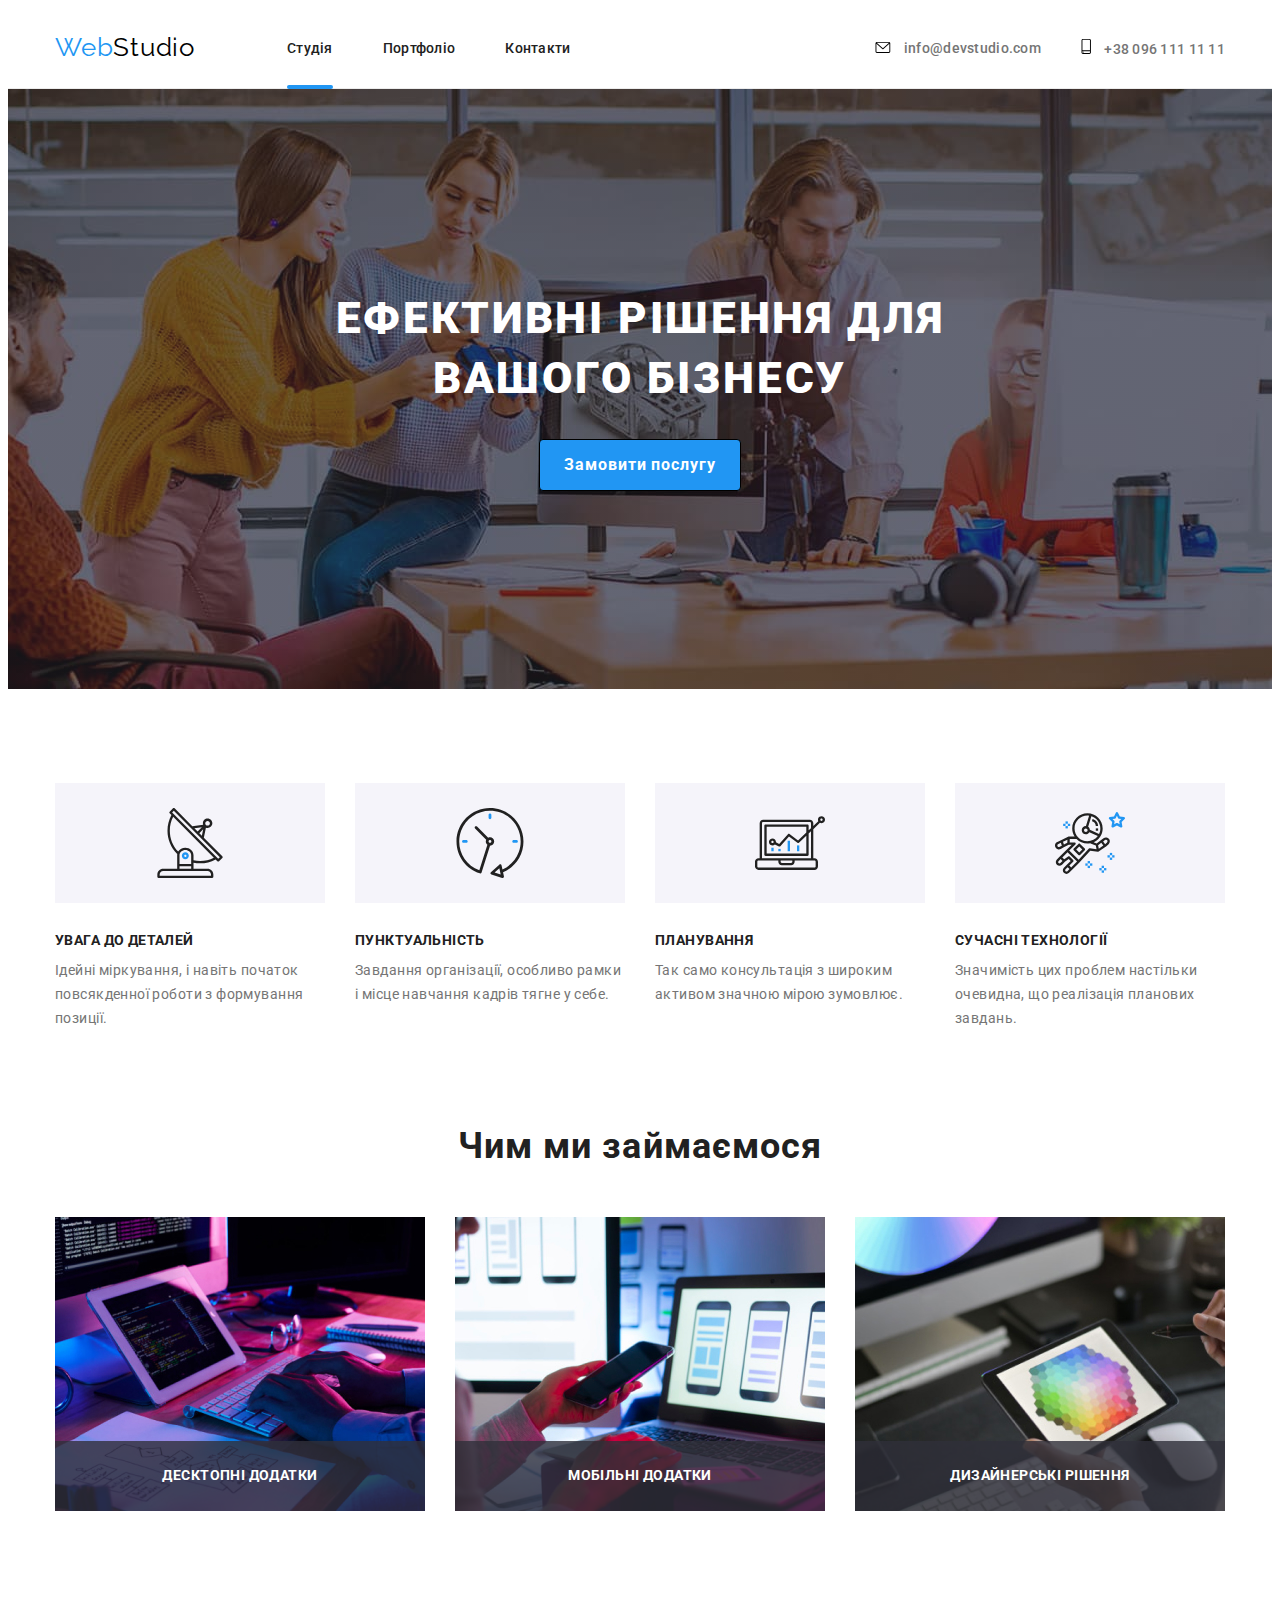
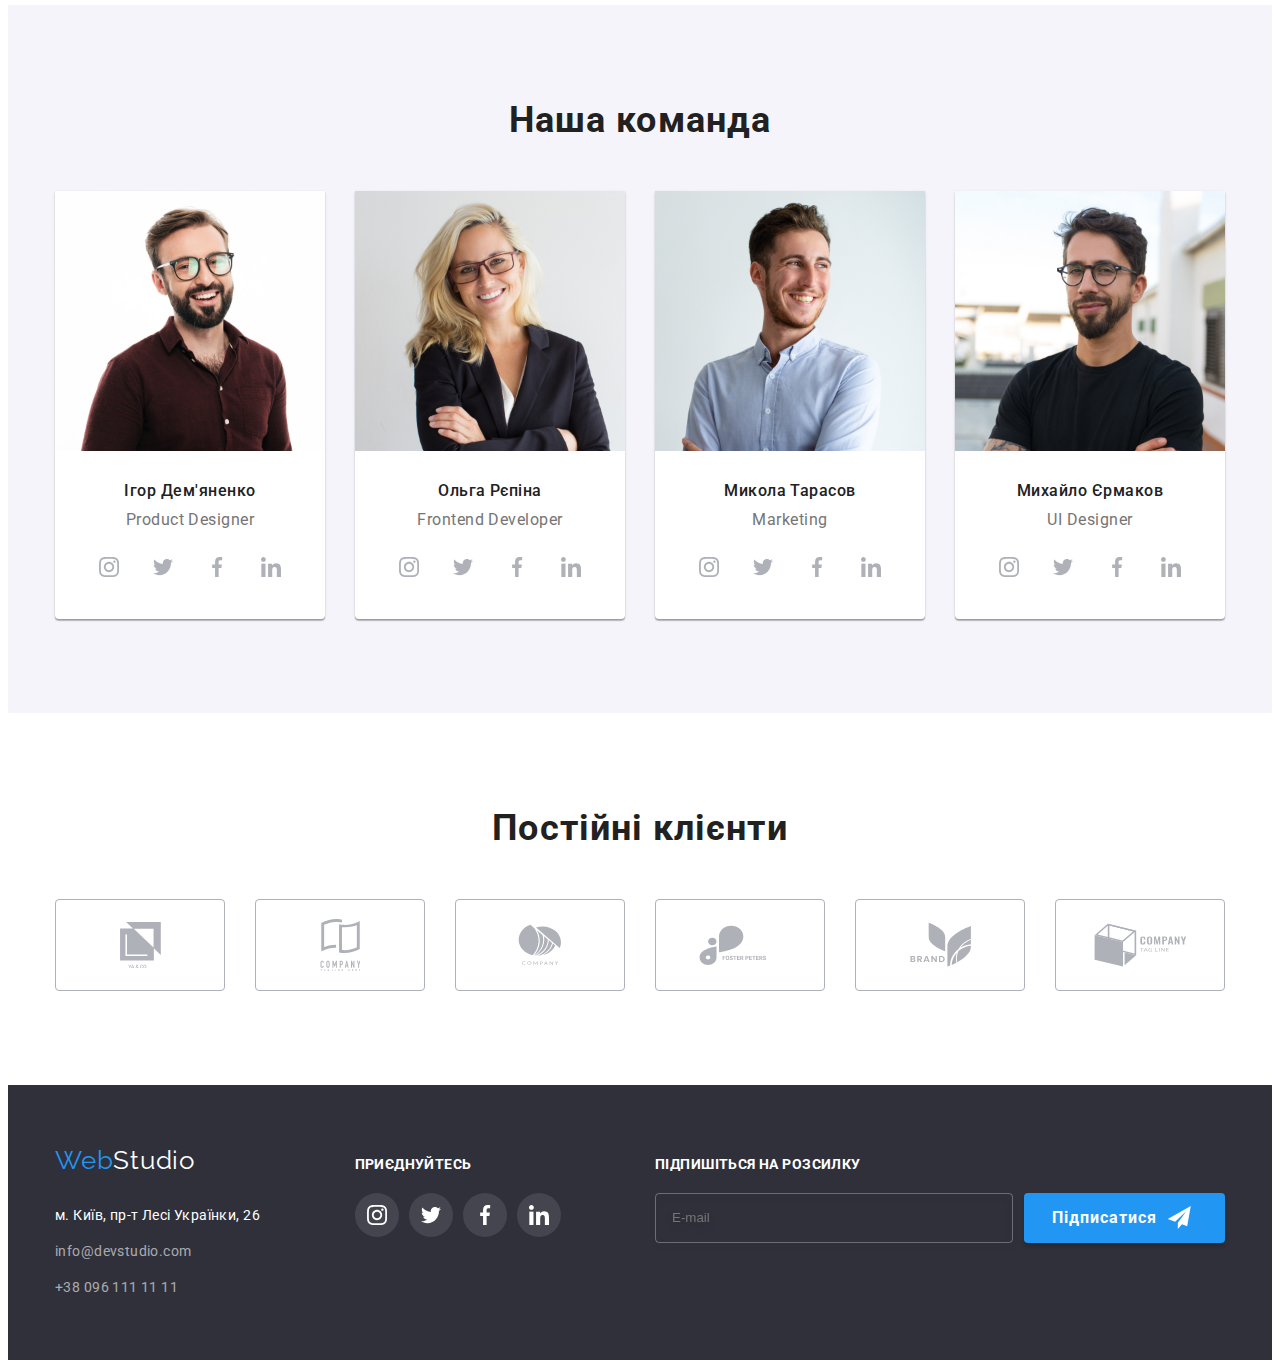
<file: index.html>
<!DOCTYPE html>
<html lang="uk">
<head>
    <meta charset="UTF-8">
    <meta http-equiv="X-UA-Compatible" content="IE=edge">
    <meta name="viewport" content="width=device-width, initial-scale=1.0">
    <title>Студія</title>
    <link rel="stylesheet" href="https://cdnjs.cloudflare.com/ajax/libs/modern-normalize/1.1.0/modern-normalize.min.css" integrity="sha512-wpPYUAdjBVSE4KJnH1VR1HeZfpl1ub8YT/NKx4PuQ5NmX2tKuGu6U/JRp5y+Y8XG2tV+wKQpNHVUX03MfMFn9Q==" crossorigin="anonymous" referrerpolicy="no-referrer" />
    <link rel="preconnect" href="https://fonts.googleapis.com">
<link rel="preconnect" href="https://fonts.gstatic.com" crossorigin>
<link href="https://fonts.googleapis.com/css2?family=Raleway:wght@700&family=Roboto:wght@400;500;700;900&display=swap" rel="stylesheet">
<link rel="stylesheet" href="./css/styles.css">
</head>
<body>
    <header class="header">
        <div class="container">
            <div class="header-style">
                <nav class="navigation">
                    <a href="./index.html" lang="en" class="logo-head">Web<span class="logo-head-sec">Studio</span></a>
                    <ul class="list-style-nav">
                        <li><a href="./index.html" class="link current">Студія</a></li>
                        <li><a href="./portfolio.html" class="link">Портфоліо</a></li>
                        <li><a href="" class="link">Контакти</a></li>
                    </ul>
                </nav>
        
        
                <ul class="list-style-cont">

                    <li class="link-cont-gen">
                        <a href="Mailto:info@devstudio.com" class="link-cont">
                            <span class="cont-icon">
                                <svg width="16" height="12">
                                    <use href="./img/icons.svg#icon-envelope"></use>    
                                </svg>
                            </span>
                            info@devstudio.com
                        </a>
                    </li>
                        
                        
                    <li class="link-cont-gen">
                        <a href="Tel:+380961111111" class="link-cont">
                            <span class="cont-icon">
                                <svg width="10" height="15.99">
                                    <use href="./img/icons.svg#icon-smartphone"></use>
                                </svg>
                            </span>
                            +38 096 111 11 11
                        </a>               
                    </li>

                </ul>
            </div>
        </div>
    </header>
    <main>
    <section class="section hero-section">
        <div class="container">
            <div class="hero-box">
                <h1 class="hero-title">Ефективні рішення для вашого бізнесу</h1>
                <button type="button" class="button-zero" data-modal-open>Замовити послугу</button>
            </div>
        </div>
    </section>
    <section class="section">
        <div class="container">
            <h2 class="title-hidd">Особливості</h2>

            <ul class="list-items">
                <li>
                    <div class="features-ill">
                        <svg class="features" width="70" height="70">
                            <use href="./img/icons.svg#icon-antenna"></use>
                        </svg>
                    </div>
                    <h3 class="title-item">УВАГА ДО ДЕТАЛЕЙ</h3>
                    <p class="text-item">Ідейні міркування, і навіть початок повсякденної роботи з формування позиції.</p>
                </li>
                <li>
                    <div class="features-ill">
                        <svg class="features" width="70" height="70">
                            <use href="./img/icons.svg#icon-clock"></use>
                        </svg>
                    </div>
                    <h3 class="title-item">ПУНКТУАЛЬНІСТЬ</h3>
                    <p class="text-item">Завдання організації, особливо рамки і місце навчання кадрів тягне у себе.</p>
                </li>
                <li>
                    <div class="features-ill">
                        <svg class="features" width="70" height="70">
                            <use href="./img/icons.svg#icon-diagram"></use>
                        </svg>
                    </div>
                    <h3 class="title-item">ПЛАНУВАННЯ</h3>
                    <p class="text-item">Так само консультація з широким активом значною мірою зумовлює.</p>
                </li>
                <li>
                    <div class="features-ill">
                        <svg class="features" width="70" height="70">
                            <use href="./img/icons.svg#icon-astronaut"></use>
                        </svg>
                    </div>
                    <h3 class="title-item">СУЧАСНІ ТЕХНОЛОГІЇ</h3>
                    <p class="text-item">Значимість цих проблем настільки очевидна, що реалізація планових завдань.</p>
                </li>
            </ul>
        </div>
    </section> 
    <section class="section section-busi">
        <div class="container">    
            <h2 class="title-busi">Чим ми займаємося</h2>
            <ul class="list-images">
                <li class="tumb">
                    <img class="card-image" src="./img/img11.jpg" alt="Десктопні додатки" width="370">
                    <div class="label-box">   
                        <p class="label">Десктопні додатки</p>
                    </div> 
                </li> 
                <li class="tumb">
                    <img class="card-image" src="./img/img22.jpg" alt="Мобільні додатки" width="370">
                    <div class="label-box">   
                        <p class="label">Мобільні додатки</p>
                    </div> 
                </li> 
                <li class="tumb">
                    <img class="card-image" src="./img/img33.jpg" alt="Дизайнерські рішення" width="370">
                    <div class="label-box">   
                        <p class="label">Дизайнерські рішення</p>
                    </div> 
                </li> 
            </ul>  
        </div>
    </section>


    <section class="section team-section">
        <div class="container">
            
            <h2 class="title-team-section">Наша команда</h2>

            <ul class="list-cards">
                <li>   
                    <img class="card-image" src="./img/img1.jpg" alt="Ігор Дем'яненко" width="270">
                    <div class="data-cards">
                        <h3 class="titles-cards">Ігор Дем'яненко</h3>
                        <p class="desc-cards">Product Designer</p>
                    </div>

                    <div class="social-links-team">
                        <ul class="list-social-links">
                            <li>
                                <a href="" class="sosial-image">
                                    <svg width="20" height="20">
                                        <use href="./img/icons.svg#icon-instagram"></use>
                                    </svg>
                                </a>
                            </li>
                            <li>
                                <a href="" class="sosial-image">
                                    <svg width="20" height="20">
                                        <use href="./img/icons.svg#icon-twitter"></use>
                                    </svg>
                                </a>
                            </li>
                            <li>
                                <a href="" class="sosial-image">
                                    <svg width="20" height="20">
                                        <use href="./img/icons.svg#icon-facebook"></use>
                                    </svg>
                                </a>
                            </li>
                            <li>
                                <a href="" class="sosial-image">
                                    <svg width="20" height="20">
                                        <use href="./img/icons.svg#icon-linkedin"></use>
                                    </svg>
                                </a>
                            </li>
                        </ul>
                    </div>

                </li>
                <li>
                    <img class="card-image" src="./img/img2.jpg" alt="Ольга Рєпіна" width="270">
                    <div class="data-cards">    
                        <h3 class="titles-cards">Ольга Рєпіна</h3>
                        <p class="desc-cards">Frontend Developer</p>
                    </div>

                    <div class="social-links-team">
                        <ul class="list-social-links">
                            <li>
                                <a href="" class="sosial-image">
                                    <svg width="20" height="20">
                                        <use href="./img/icons.svg#icon-instagram"></use>
                                    </svg>
                                </a>
                            </li>
                            <li>
                                <a href="" class="sosial-image">
                                    <svg width="20" height="20">
                                        <use href="./img/icons.svg#icon-twitter"></use>
                                    </svg>
                                </a>
                            </li>
                            <li>
                                <a href="" class="sosial-image">
                                    <svg width="20" height="20">
                                        <use href="./img/icons.svg#icon-facebook"></use>
                                    </svg>
                                </a>
                            </li>
                            <li>
                                <a href="" class="sosial-image">
                                    <svg width="20" height="20">
                                        <use href="./img/icons.svg#icon-linkedin"></use>
                                    </svg>
                                </a>
                            </li>
                        </ul>
                    </div>
                </li>
                <li>
                    <img class="card-image" src="./img/img3.jpg" alt="Микола Тарасов" width="270">
                    <div class="data-cards">   
                        <h3 class="titles-cards">Микола Тарасов</h3>
                        <p class="desc-cards">Marketing</p>
                    </div>

                    <div class="social-links-team">
                        <ul class="list-social-links">
                            <li>
                                <a href="" class="sosial-image">
                                    <svg width="20" height="20">
                                        <use href="./img/icons.svg#icon-instagram"></use>
                                    </svg>
                                </a>
                            </li>
                            <li>
                                <a href="" class="sosial-image">
                                    <svg width="20" height="20">
                                        <use href="./img/icons.svg#icon-twitter"></use>
                                    </svg>
                                </a>
                            </li>
                            <li>
                                <a href="" class="sosial-image">
                                    <svg width="20" height="20">
                                        <use href="./img/icons.svg#icon-facebook"></use>
                                    </svg>
                                </a>
                            </li>
                            <li>
                                <a href="" class="sosial-image">
                                    <svg width="20" height="20">
                                        <use href="./img/icons.svg#icon-linkedin"></use>
                                    </svg>
                                </a>
                            </li>
                        </ul>
                    </div>
                </li>
                <li>
                    <img class="card-image" src="./img/img4.jpg" alt="Михайло Єрмаков" width="270">
                    <div class="data-cards">
                        <h3 class="titles-cards">Михайло Єрмаков</h3>
                        <p class="desc-cards">UI Designer</p>
                    </div>

                    <div class="social-links-team">
                        <ul class="list-social-links">
                            <li>
                                <a href="" class="sosial-image">
                                    <svg width="20" height="20">
                                        <use href="./img/icons.svg#icon-instagram"></use>
                                    </svg>
                                </a>
                            </li>
                            <li>
                                <a href="" class="sosial-image">
                                    <svg width="20" height="20">
                                        <use href="./img/icons.svg#icon-twitter"></use>
                                    </svg>
                                </a>
                            </li>
                            <li>
                                <a href="" class="sosial-image">
                                    <svg width="20" height="20">
                                        <use href="./img/icons.svg#icon-facebook"></use>
                                    </svg>
                                </a>
                            </li>
                            <li>
                                <a href="" class="sosial-image">
                                    <svg width="20" height="20">
                                        <use href="./img/icons.svg#icon-linkedin"></use>
                                    </svg>
                                </a>
                            </li>
                        </ul>
                    </div>
                </li>
            </ul>
            
        </div>
    </section>

    <section class="section">
        <div class="container">
            <h2 class="title-clients">Постійні клієнти</h2>
            <ul class="list-clients">
                <li>
                    <a href="" class="client-logo">
                        <svg width="41" height="46.7">
                            <use href="./img/icons.svg#icon-group"></use>
                        </svg>
                    </a>
                </li>
                <li>
                    <a href="" class="client-logo">
                        <svg width="40" height="52">
                            <use href="./img/icons.svg#icon-group-1"></use>
                        </svg>
                    </a>
                </li>
                <li>
                    <a href="" class="client-logo">
                        <svg width="43.46" height="41.18">
                            <use href="./img/icons.svg#icon-group-2"></use>
                        </svg>
                    </a>
                </li>
                <li>
                    <a href="" class="client-logo">
                        <svg width="84.44" height="40.62">
                            <use href="./img/icons.svg#icon-group-3"></use>
                        </svg>
                    </a>
                </li>
                <li>
                    <a href="" class="client-logo">
                        <svg width="62.54" height="45.43">
                            <use href="./img/icons.svg#icon-group-4"></use>
                        </svg>
                    </a>
                </li>
                <li>
                    <a href="" class="client-logo">
                        <svg width="93.79" height="43.93">
                            <use href="./img/icons.svg#icon-group-5"></use>
                        </svg>
                    </a>
                </li>
            </ul>

        </div>
    </section>
    </main>
    <footer class="footer">

        <div class="container container-foot">
            
            <div class="list-cont-foot">
                <a href="" lang="en" class="logo-foot">Web<span class="logo-foot-sec">Studio</span></a>
                <address class="address-style">
                <ul class="list-style-foot">
                    <li><a href="https://goo.gl/maps/CPtrU1FHBa2aNyZL9" target="_blank" 
                        rel="noopener noreferrer nofollow" class="link-add">
                        м. Київ, пр-т Лесі Українки, 26</a></li>
                    <li><a href="Mailto:info@devstudio.com" class="link-cont-foot">info@devstudio.com</a></li>
                    <li><a href="Tel:+380961111111" class="link-cont-foot">+38 096 111 11 11</a></li>
                </ul>
                </address>
            </div>

            <div class="social-cont-foot">
                <h3 class="join">приєднуйтесь</h3>
                <ul class="list-social-links-foot">
                    <li>
                        <a href="" class="social-link-foot">
                            <svg width="20" height="20">
                                <use href="./img/icons.svg#icon-instagram"></use>
                            </svg>
                        </a>
                    </li>
                    <li>
                        <a href="" class="social-link-foot">
                            <svg width="20" height="20">
                                <use href="./img/icons.svg#icon-twitter"></use>
                            </svg>
                        </a>
                    </li>
                    <li>
                        <a href="" class="social-link-foot">
                            <svg width="20" height="20">
                                <use href="./img/icons.svg#icon-facebook"></use>
                            </svg>
                        </a>
                    </li>
                    <li>
                        <a href="" class="social-link-foot">
                            <svg width="20" height="20">
                                <use href="./img/icons.svg#icon-linkedin"></use>
                            </svg>
                        </a>
                    </li>
                </ul>
            </div>
            
            <form class="footer-form">
                <h3 class="footer-form-title">Підпишіться на розсилку</h3>
                <label for="email" class="footer-form-label"></label>
                <div class="footer-form-box">
                    <input type="email" name="" id="email" class="footer-form-input" placeholder="E-mail">
                    <button type="button" class="footer-form-button">Підписатися
                        <svg class="footer-form-icon" width="24" height="24">
                            <use href="./img/icons.svg#icon-send"></use>
                        </svg>
                    </button>
                </div>
            </form>
        </div>

    </footer>

    <div class="backdrop is-hidden" data-modal>
        <div class="modal">
            <div class="modal-container">
            <button type="button" class="close-button" data-modal-close>
                <svg class="close-button-design" width="30" height="30">
                    <use href="./img/icons.svg#icon-close-black"></use>
                </svg>
            </button>
            
            <form class="modal-form">
                <h2 class="modal-title">Залиште свої дані, ми вам передзвонимо</h2>
                <ul class="form-list">                   
                    <li class="label-input">                   
                        <label for="name" class="form-label">Ім'я</label>
                        <div class="input-style">
                        <input type="text" name="name" id="name" class="form-input">                       
                            <svg class="icon-design" width="18" height="18">
                                <use href="./img/icons.svg#icon-person-black"></use>
                            </svg>
                        </div>                        
                    </li>
                    
                    <li class="label-input">
                        <label for="tel" class="form-label">Телефон</label>
                        <div class="input-style">
                        <input type="tel" name="tel" id="tel" class="form-input">                      
                            <svg class="icon-design" width="18" height="18">
                                <use href="./img/icons.svg#icon-phone-black"></use>
                            </svg>
                        </div>
                    </li>
                    <li class="label-input">
                        <label for="mail" class="form-label">Пошта</label>
                        <div class="input-style">
                        <input type="email" name="mail" id="mail" class="form-input">                       
                            <svg class="icon-design" width="18" height="18">
                                <use href="./img/icons.svg#icon-email-black"></use>
                            </svg>
                        </div>
                    </li>
                    <li class="label-input">
                        <label for="feedback" class="form-label">Коментар</label>
                        <textarea name="feedback" placeholder="Введіть текст" id="feedback" class="form-area"></textarea>
                    </li>
                </ul>
                    <div class="accept-terms">    
                        <input type="checkbox" name="accept" id="terms" class="checkbox">
                        <svg class="checkbox-icon" width="16" height="15">
                            <use href="./img/icons.svg#icon-check"></use>
                        </svg>
                        <label for="terms" class="label-terms">Погоджуюся з розсилкою та приймаю <a href="#" class="contract">Умови договору</a></label>
                    </div>
                    <div class="submit">
                        <button type="submit" class="submit-button">Відправити</button>
                    </div>
            </form>
            </div>
        </div>
    </div>
    <script src="./modal.js"></script>
</body>
</html>
</file>
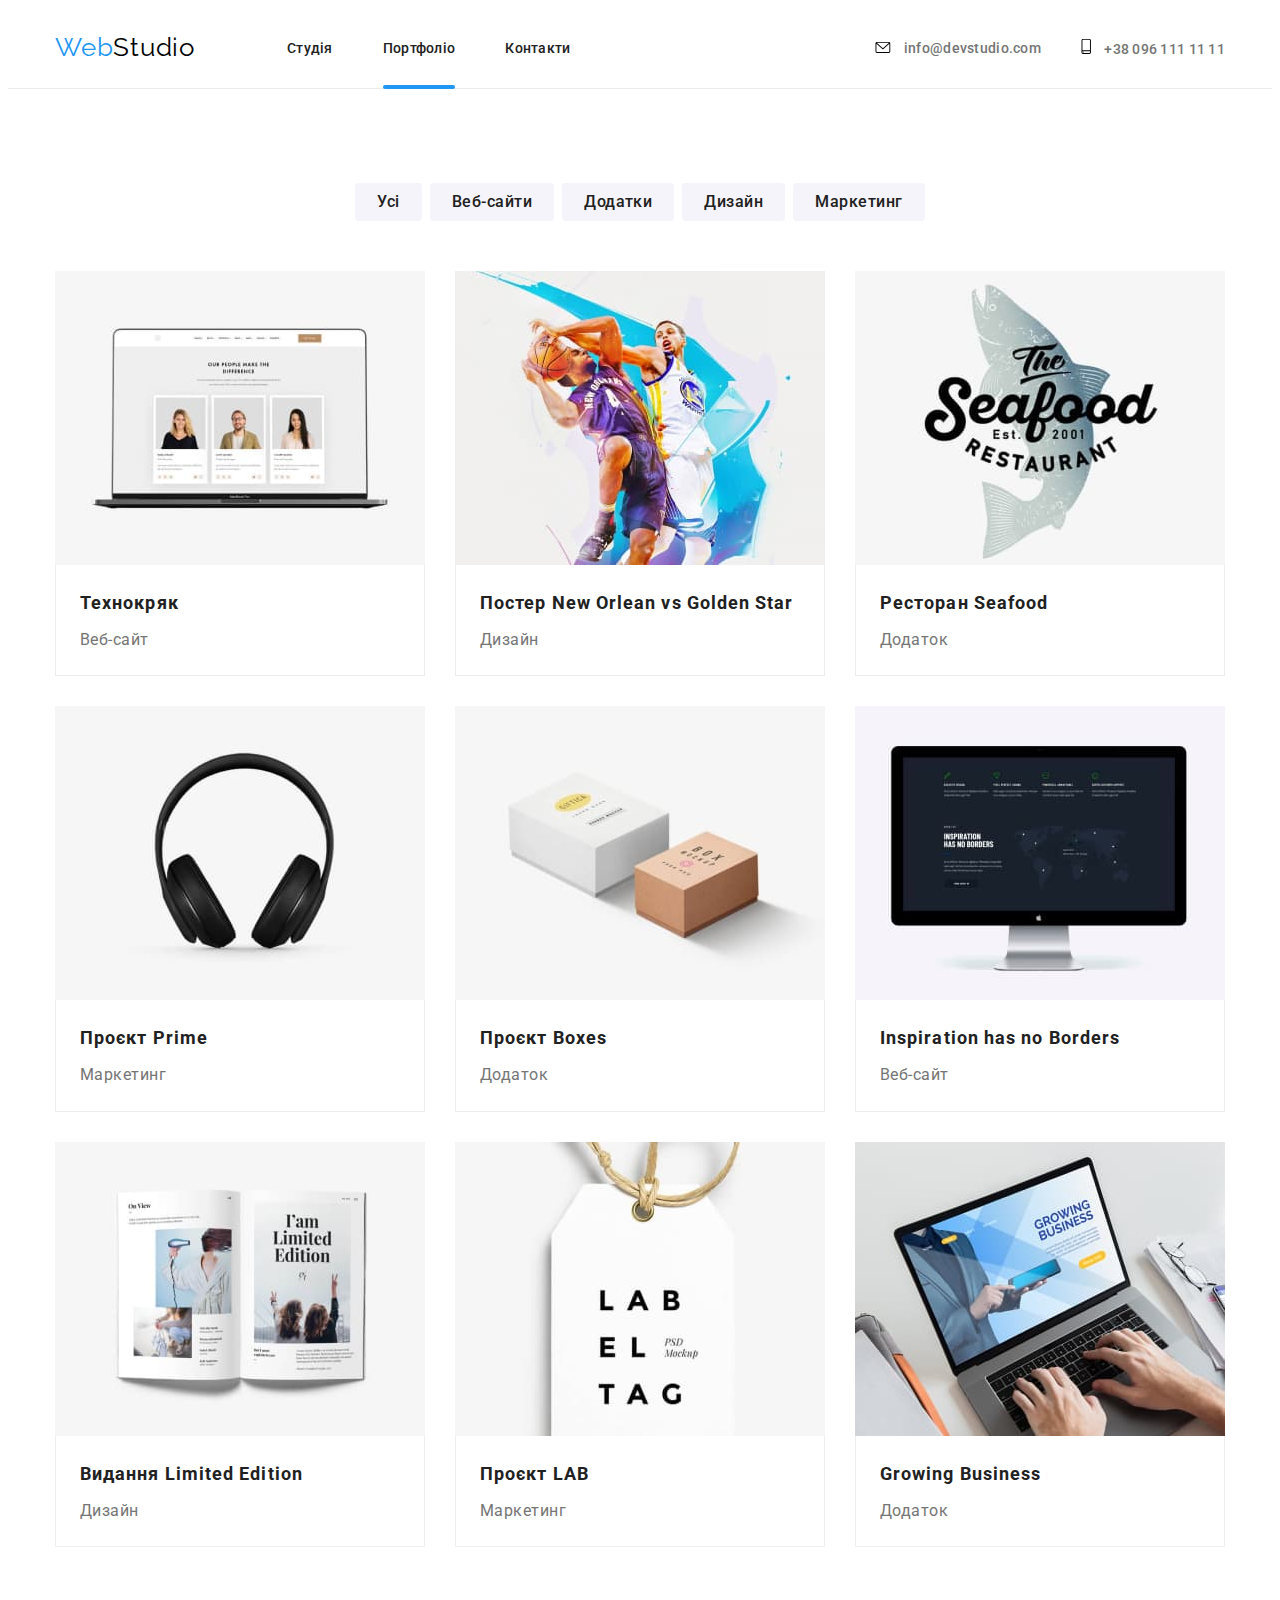
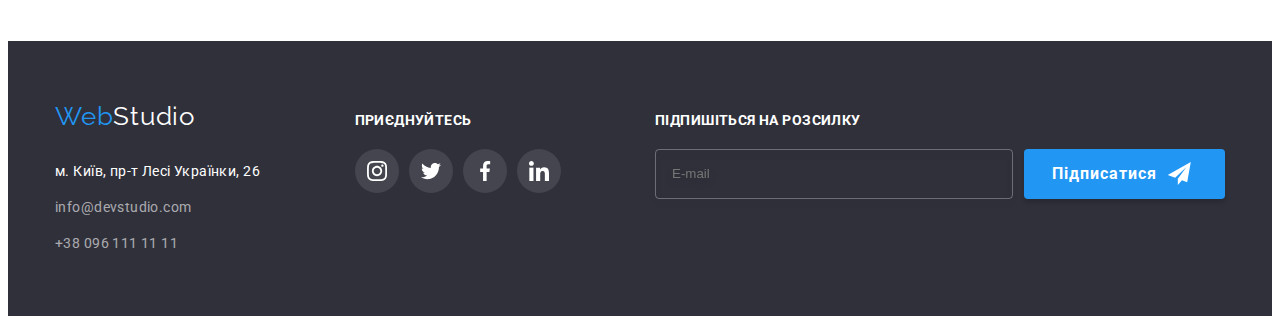
<file: portfolio.html>
<!DOCTYPE html>
<html lang="uk">
<head>
    <meta charset="UTF-8">
    <meta http-equiv="X-UA-Compatible" content="IE=edge">
    <meta name="viewport" content="width=device-width, initial-scale=1.0">
    <title>Портфоліо</title>
    <link rel="stylesheet" href="https://cdnjs.cloudflare.com/ajax/libs/modern-normalize/1.1.0/modern-normalize.min.css" integrity="sha512-wpPYUAdjBVSE4KJnH1VR1HeZfpl1ub8YT/NKx4PuQ5NmX2tKuGu6U/JRp5y+Y8XG2tV+wKQpNHVUX03MfMFn9Q==" crossorigin="anonymous" referrerpolicy="no-referrer" />
    <link rel="preconnect" href="https://fonts.googleapis.com">
<link rel="preconnect" href="https://fonts.gstatic.com" crossorigin>
<link href="https://fonts.googleapis.com/css2?family=Raleway:wght@700&family=Roboto:wght@400;500;700;900&display=swap" rel="stylesheet">
<link rel="stylesheet" href="./css/styles.css">
</head>
<body>
    <header class="header">
        <div class="container">
            <div class="header-style">
                <nav class="navigation">
                    <a href="./index.html" lang="en" class="logo-head">Web<span class="logo-head-sec">Studio</span></a>
                    <ul class="list-style-nav">
                        <li><a href="./index.html" class="link">Студія</a></li>
                        <li><a href="./portfolio.html" class="link current">Портфоліо</a></li>
                        <li><a href="" class="link">Контакти</a></li>
                    </ul>
                </nav>
        
        
                <ul class="list-style-cont">

                    <li class="link-cont-gen">
                        <a href="Mailto:info@devstudio.com" class="link-cont">
                            <span class="cont-icon">
                                <svg width="16" height="12">
                                    <use href="./img/icons.svg#icon-envelope"></use>    
                                </svg>
                            </span>
                            info@devstudio.com
                        </a>
                    </li>
                        
                        
                    <li class="link-cont-gen">
                        <a href="Tel:+380961111111" class="link-cont">
                            <span class="cont-icon">
                                <svg width="10" height="15.99">
                                    <use href="./img/icons.svg#icon-smartphone"></use>
                                </svg>
                            </span>
                            +38 096 111 11 11
                        </a>               
                    </li>
                    
                </ul>
            </div>
        </div>
    </header>
    <main>
        <section class="section">
            <div class="container">
             <h1 class="title-hidd">Веб Студіо: можливості і приклади</h1>
                
                <ul class="list-button">
                    <li><button type="button" class="button">Усі</button></li>
                    <li><button type="button" class="button">Веб-сайти</button></li>
                    <li><button type="button" class="button">Додатки</button></li>
                    <li><button type="button" class="button">Дизайн</button></li>
                    <li><button type="button" class="button">Маркетинг</button></li>
                </ul>
                

                <div class="data-portfolio">       
                    <ul class="list-card">
                        <li class="item">
                            <div class="cards-tumb">
                                <img class="card-image" src="./img/img1p.jpg" alt="Технокряк Веб-сайт " width="370">
                            
                                <p class="cards-desc">Ресурс пропонує комплексні пропозиції з різним рівнем функціоналу та сервісів. Все це дозволить відвідувачу отримати вичерпні відомості про компанію чи приватну особу.</p>
                            </div>
                            <div class="data-cards-portf">
                                <h2 class="titles-portf">Технокряк</h2>
                                <p class="desc-portf">Веб-сайт</p>
                            </div>
                              
                        </li>
                        <li class="item">
                            <div class="cards-tumb">
                                <img class="card-image" src="./img/img2p.jpg" alt="Постер New Orlean vs Golden Star Дизайн " width="370">
                            
                                <p class="cards-desc">Ресурс пропонує комплексні пропозиції з різним рівнем функціоналу та сервісів.</p>
                            </div>     
                            <div class="data-cards-portf">
                                <h2 class="titles-portf">Постер New Orlean vs Golden Star</h2>
                                <p class="desc-portf">Дизайн</p>
                            </div>
                        </li>
                        <li class="item">
                            <div class="cards-tumb">
                                <img class="card-image" src="./img/img3p.jpg" alt="Ресторан Seafood Додаток" width="370">
                               
                                <p class="cards-desc"></p>
                            </div>
                                <div class="data-cards-portf">
                                    <h2 class="titles-portf">Ресторан Seafood</h2>
                                    <p class="desc-portf">Додаток</p>
                                </div>
                        </li>
                    
                    
                        <li class="item">
                            <div class="cards-tumb">
                                <img class="card-image" src="./img/img4p.jpg" alt="Проєкт Prime Маркетинг" width="370">
                                
                                <p class="cards-desc"></p>
                            </div>
                                <div class="data-cards-portf">
                                    <h2 class="titles-portf">Проєкт Prime</h2>
                                    <p class="desc-portf">Маркетинг</p>
                                </div>
                        </li>
                        <li class="item">
                            <div class="cards-tumb">
                                <img class="card-image" src="./img/img5p.jpg" alt="Проєкт Boxes Додаток" width="370">
                                
                                <p class="cards-desc"></p>
                            </div>
                                <div class="data-cards-portf">
                                    <h2 class="titles-portf">Проєкт Boxes</h2>
                                    <p class="desc-portf">Додаток</p>
                                </div>
                        </li>
                        <li class="item">
                            <div class="cards-tumb">                            
                                <img class="card-image" src="./img/img6p.jpg" alt="Inspiration has no Borders Веб-сайт" width="370">
                                
                                <p class="cards-desc"></p>
                            </div>
                                <div class="data-cards-portf">
                                    <h2 class="titles-portf">Inspiration has no Borders</h2>
                                    <p class="desc-portf">Веб-сайт</p>
                                </div>
                        </li>
                    
                    
                        <li class="item">                     
                            <div class="cards-tumb">
                                <img class="card-image" src="./img/img7p.jpg" alt="Видання Limited Edition Дизайн" width="370">
                                
                                <p class="cards-desc"></p>
                            </div>
                                <div class="data-cards-portf">
                                    <h2 class="titles-portf">Видання Limited Edition</h2>
                                    <p class="desc-portf">Дизайн</p>
                                </div>
                        </li>
                        <li class="item">
                            <div class="cards-tumb">
                                <img class="card-image" src="./img/img8p.jpg" alt="Проєкт LAB Маркетинг" width="370">
                                
                                <p class="cards-desc"></p>
                            </div>
                                <div class="data-cards-portf">
                                    <h2 class="titles-portf">Проєкт LAB</h2>
                                    <p class="desc-portf">Маркетинг</p>
                                </div>
                        </li>
                        <li class="item">
                            <div class="cards-tumb">
                                <img class="card-image" src="./img/img9p.jpg" alt="Growing Business Додаток" width="370">
                                
                                <p class="cards-desc"></p>
                            </div>
                                <div class="data-cards-portf">
                                    <h2 class="titles-portf">Growing Business</h2>
                                    <p class="desc-portf">Додаток</p>
                                </div>
                        </li>
                    </ul>
                </div>
            </div>
        </section>
    </main>
    <footer class="footer">

        <div class="container container-foot">
            
            <div class="list-cont-foot">
                <a href="" lang="en" class="logo-foot">Web<span class="logo-foot-sec">Studio</span></a>
                <address class="address-style">
                <ul class="list-style-foot">
                    <li><a href="https://goo.gl/maps/CPtrU1FHBa2aNyZL9" target="_blank" 
                        rel="noopener noreferrer nofollow" class="link-add">
                        м. Київ, пр-т Лесі Українки, 26</a></li>
                    <li><a href="Mailto:info@devstudio.com" class="link-cont-foot">info@devstudio.com</a></li>
                    <li><a href="Tel:+380961111111" class="link-cont-foot">+38 096 111 11 11</a></li>
                </ul>
                </address>
            </div>

            <div class="social-cont-foot">
                <h3 class="join">приєднуйтесь</h3>
                <ul class="list-social-links-foot">
                    <li>
                        <a href="" class="social-link-foot">
                            <svg width="20" height="20">
                                <use href="./img/icons.svg#icon-instagram"></use>
                            </svg>
                        </a>
                    </li>
                    <li>
                        <a href="" class="social-link-foot">
                            <svg width="20" height="20">
                                <use href="./img/icons.svg#icon-twitter"></use>
                            </svg>
                        </a>
                    </li>
                    <li>
                        <a href="" class="social-link-foot">
                            <svg width="20" height="20">
                                <use href="./img/icons.svg#icon-facebook"></use>
                            </svg>
                        </a>
                    </li>
                    <li>
                        <a href="" class="social-link-foot">
                            <svg width="20" height="20">
                                <use href="./img/icons.svg#icon-linkedin"></use>
                            </svg>
                        </a>
                    </li>
                </ul>
            </div>
            
            <form class="footer-form">
                <h3 class="footer-form-title">Підпишіться на розсилку</h3>
                <label for="email" class="footer-form-label"></label>
                <div class="footer-form-box">
                    <input type="email" name="" id="email" class="footer-form-input" placeholder="E-mail">
                    <button type="button" class="footer-form-button">Підписатися
                        <svg class="footer-form-icon" width="24" height="24">
                            <use href="./img/icons.svg#icon-send"></use>
                        </svg>
                    </button>
                </div>
            </form>
        </div>
        
    </footer>
    <script src="./modal.js"></script>
</body>
</html>
</file>
<file: css/styles.css>
*,
*::before,
*::after {
  box-sizing: border-box;
}


:root {
    --brand-color-text: #212121;
    --brand-color-hero: #FFFFFF;
    --brand-color-backgraund: #2F303A;
    --brand-color-link: #2196F3;
    --brand-color-logo: #2196F3;
    --brand-color-logo-two: #000000;
    --brand-color-description: #757575;
    --brand-color-button: #2196F3;
    --brand-color-contacts: rgba(255, 255, 255, 0.6);
    --brand-color-com: #F5F4FA;
    --brand-color-bgd: #F5F5F5;
    --brand-color-header-icon: #757575;
    --brand-color-features: #F5F4FA;
    --brand-color-social-link: #AFB1B8;
    --brand-color-border: #AFB1B8;
    --brand-color-icon:  #AFB1B8;
    --brand-color-bgd-icon-foot: rgba(255, 255, 255, 0.1);
    --brand-color-button-hf: #188CE8;
}

body {

    font-family: 'Roboto', sans-serif;
    color: var(--brand-color-text);

}

/* СПІЛЬНЕ*/

.section {
    padding-top: 94px;
    padding-bottom: 94px;
}

.container {    
    width: 1200px;    
    margin-right: auto;
    margin-left: auto;
    padding-right: 15px;
    padding-left: 15px;
}

.card-image {
    display: block;
} 

.link.current::after {
    display: block;
    position: absolute;
    bottom: 0;
    left: 0;
    width: 100%;
    height: 4px;
    content: "";
    background-color: var(--brand-color-link);
    border-radius: 2px;
}

/* СПІЛЬНЕ    end */



/* ШАПКА */


.header {
    
    background: var(--brand-color-hero);
    border-bottom: 1px solid #ECECEC;
    padding-top: 24px;
    padding-bottom: 25px;
}

.header-style {
    display: flex;
    justify-content: space-between;
    
    align-items: center;
}
.navigation {
   display: flex;
   align-items: center;
   gap: 92px;
}
.logo-head {
    font-family: 'Raleway', sans-serif;
    font-size: 26px;
    line-height: 1.2;
    letter-spacing: 0.03em;
    color: var(--brand-color-logo);
    text-decoration: none;

}
.logo-head:hover {
    color: var( --brand-color-text);
}
.logo-head:focus {
    color: var( --brand-color-text);
}

.logo-head-sec {
    font-family: 'Raleway', sans-serif;
    color: var(--brand-color-logo-two);
    text-decoration: none;
}
.logo-head-sec:hover {
    color: var(--brand-color-logo);
}
.logo-head-sec:focus {
    color: var(--brand-color-logo);
}

.list-style-nav {
    list-style: none;
    display: flex;
    padding-left: 0;
    margin-top: 0;
    margin-bottom: 0;
    gap: 50px;
}

.link {
    padding-bottom: 33px;
    position: relative;
    font-weight: 500;
    font-size: 14px;
    line-height: 1.14;
    letter-spacing: 0.02em;
    text-decoration: none;
    color: var(--brand-color-text);
    transition: color 250ms cubic-bezier(0.4, 0, 0.2, 1);
     
}
.link:hover {
    color: var(--brand-color-link);
}
.link:focus {
    color: var(--brand-color-link);
}


/*  КОНТАКТИ В ХЕДЕРІ  */


.list-style-cont {
    list-style: none;
    display: flex;
    padding-left: 0;
    margin-top: 0;
    margin-bottom: 0;
    gap: 40px;    
}



.link-cont {
    font-weight: 500;
    font-size: 14px;
    line-height: 1.14;
    letter-spacing: 0.02em;
    text-decoration: none;
    color: var(--brand-color-description);
    transition: color 250ms cubic-bezier(0.4, 0, 0.2, 1), fill 250ms cubic-bezier(0.4, 0, 0.2, 1);
}

.link-cont:hover {
    color: var(--brand-color-link);
    fill: var(--brand-color-link);
}
.link-cont:focus {
    color: var(--brand-color-link); 
    fill: var(--brand-color-link);
}

.cont-icon {
    margin-right: 10px;
}


/* ШАПКА   end */



/* ГОЛОВНА */

.hero-section {
    background-size: cover;
    background-position: center center;
    background-repeat: no-repeat;
    background-image: linear-gradient(rgba(47, 48, 58, 0.4), rgba(47, 48, 58, 0.4)), url(../img/hero.jpg);
    background-color: var(--brand-color-backgraund);   
    padding-top: 200px;
    padding-bottom: 200px;
}

.hero-box {
    height: 200px;
    display: flex;
    flex-direction: column;
    align-items: center;    
    row-gap: 30px;
}

.hero-title {
    width: 696px;
    font-weight: 900;
    font-size: 44px;
    line-height: 1.36;    
    letter-spacing: 0.06em;
    text-transform: uppercase;
    color: var(--brand-color-hero);
    text-align: center;
    margin-top: 0;
    margin-bottom: 0;
    
}

.button-zero { 
    padding: 10px 24px;
    border: 1px solid #000000;
    box-shadow: 0px 4px 4px rgba(0, 0, 0, 0.15);
    border-radius: 4px;
    font-family: 'Roboto';
    font-weight: 700;
    font-size: 16px;
    line-height: 1.9;
    text-align: center;
    letter-spacing: 0.06em;
    color: var(--brand-color-hero);
    background: var(--brand-color-button);
    cursor: pointer;
    transition: scaleX 250ms cubic-bezier(0.4, 0, 0.2, 1), filter 250ms cubic-bezier(0.4, 0, 0.2, 1), border 250ms cubic-bezier(0.4, 0, 0.2, 1);
}

.button-zero:hover {
    filter: drop-shadow(0px 4px 4px rgba(0, 0, 0, 0.25));
    transform: scaleX(1.03);
    border: none;
}

.button-zero:focus {
    filter: drop-shadow(0px 4px 4px rgba(0, 0, 0, 0.25));
    transform: scaleX(1.03);
    border: none;
}

/* ГОЛОВНА  end */




/* ОСОБЛИВОСТІ */


.title-hidd {
    margin-right: auto;
    margin-left: auto;
    margin-top: 0;
    display: none;
}
.list-items {
    padding-left: 0;
    margin: 0;
    list-style: none;
    display: flex;
    justify-content: space-between;
}

.list-items > li {
    width: 270px;
}

.features-ill {
    display: flex;
    justify-content: center;
    height: 120px;
    margin-bottom: 30px;
    align-items: center;
    background-color: var(--brand-color-features);
}

.title-item {
    margin: 0 0 10px 0;
    font-size: 14px;
    line-height: 1.14;
    letter-spacing: 0.03em;
    text-transform: uppercase;
    color: var(--brand-color-text);
}

.text-item {
    margin: 0;
    font-size: 14px;
    line-height: 1.7;
    letter-spacing: 0.03em;
    color: var(--brand-color-description);
}

/* ОСОБЛИВОСТІ   end */




/* ЗАЙНЯТІСТЬ */


.section-busi {
    padding-top: 0;
}

.title-busi {
    margin-top: 0;
    margin-bottom: 50px;
    font-size: 36px;
    line-height: 1.17;
    letter-spacing: 0.03em;
    color: var(--brand-color-text);
    text-align: center;
}
.list-images {
    margin-top: 0;
    margin-bottom: 0;
    justify-content: space-between;
    padding-left: 0;
    list-style: none;
    display: flex;
}

.tumb {
    position: relative;
}

.label-box {
    padding-top: 27px;
    position: absolute;
    bottom: 0;
    width: 100%;
    height: 70px;
    z-index: 1;
    background-size: cover;
    background-position: center center;
    background-repeat: no-repeat;
    background-color: rgba(47, 48, 58, 0.8);
}

.label {
    margin-top: 0;
    margin-bottom: 0;
    font-weight: 700;
    font-size: 14px;
    line-height: 1.14;
    text-align: center;
    letter-spacing: 0.03em;
    text-transform: uppercase;
    color: var(--brand-color-hero);

}


/*ЗАЙНЯТІСТЬ  end*/




/* НАША КОМАНДА */

.team-section {
    background: var(--brand-color-com);
    
    
}

.title-team-section {
    text-align: center;
    margin-top: 0;
    margin-bottom: 50px;
    font-size: 36px;
    line-height: 1.17;
    letter-spacing: 0.03em;
    color: var(--brand-color-text);
}

.list-cards {
    text-align: center;   
    padding-left: 0;
    margin-top: 0;
    margin-bottom: 0;   
    list-style: none;
    display: flex;
    justify-content: space-between;
}

.list-cards > li {
    width: 270px;
    background: var(--brand-color-hero);
    box-shadow: 0px 1px 3px rgba(0, 0, 0, 0.12), 0px 1px 1px rgba(0, 0, 0, 0.14), 0px 2px 1px rgba(0, 0, 0, 0.2);
    border-radius: 0px 0px 4px 4px;
}

.data-cards {
    padding-top: 30px;
    margin-bottom: 16px;
    
}

.titles-cards {
    margin-top: 0;
    margin-bottom: 10px;
    font-weight: 500;
    font-size: 16px;
    line-height: 1.19;    
    letter-spacing: 0.03em;
    color: var(--brand-color-text);
}

.desc-cards {
    margin-top: 0;
    margin-bottom: 0;
    font-weight: 400;
    font-size: 16px;
    line-height: 1.19;    
    letter-spacing: 0.03em;
    color: var(--brand-color-description);
}

.social-links-team {
    height: 44px;
    padding-right: 32px;
    padding-left: 32px;
    margin-bottom: 30px;

}

.list-social-links {
    padding-left: 0;
    list-style: none;
    display: flex;
    justify-content: space-between;
    
}

.sosial-image {
    display: inline-flex;
    justify-content: center;
    align-items: center;
    width: 44px;
    height: 44px;
    border: none;
    border-radius: 50%; 
    fill: var(--brand-color-icon);
    
    transition: background-color 250ms cubic-bezier(0.4, 0, 0.2, 1), fill 250ms cubic-bezier(0.4, 0, 0.2, 1); 
}

.sosial-image:hover {
    background-color: var(--brand-color-link);
    fill: var(--brand-color-hero)
}

.sosial-image:focus {
    background-color: var(--brand-color-link);  
}

.title-clients {
    margin-top: 0;
    margin-bottom: 0;
    font-weight: 700;
    font-size: 36px;
    line-height: 1.17;
    text-align: center;
    letter-spacing: 0.03em;
    color: var(--brand-color-text);
    text-align: center;
    margin-bottom: 50px;
}

.client-logo {
    width: 170px;
    height: 92px;
    display: flex;
    align-items: center;
    justify-content: center;
    border: 1px solid var(--brand-color-border);
    border-radius: 4px;
    fill: var(--brand-color-border);
    transition: border-color 250ms cubic-bezier(0.4, 0, 0.2, 1), fill 250ms cubic-bezier(0.4, 0, 0.2, 1);
}

.client-logo:hover {
    border-color: var(--brand-color-link);
    fill: var(--brand-color-link);
}

.client-logo:focus {
    border-color: var(--brand-color-link);
    fill: var(--brand-color-link);
}

.list-clients {
    margin-top: 0;
    margin-bottom: 0;
    padding-left: 0;
    list-style: none;
    display: flex;
    justify-content: space-between;
}


/* НАША КОМАНДА  end*/


/* ТІДВАЛ */

.footer {

    padding-top: 60px;
    padding-bottom: 60px;
    background: var(--brand-color-backgraund);
}

.container-foot {
    display: flex;
    justify-content: space-between;
    align-items: baseline;
}

.logo-foot {
    font-family: 'Raleway', sans-serif;
    font-size: 26px;
    line-height: 1.2;
    letter-spacing: 0.03em;
    color: var(--brand-color-logo);
    text-decoration: none;
}
.logo-foot:hover {
    color: var(--brand-color-hero);
}
.logo-foot:focus {
    color: var(--brand-color-hero);
}
.logo-foot-sec {
    color: var(--brand-color-hero);
}
.logo-foot-sec:hover {
    color: var(--brand-color-logo);
}
.logo-foot-sec:focus {
    color: var(--brand-color-logo);
}
.address-style {
    font-style: normal;
    margin-top: 28px;
}
.list-style-foot {
    list-style: none;
    padding-left: 0;
    margin-top: 0;
    margin-bottom: 0;
    display: flex;
    flex-direction: column;
    row-gap: 12px;
}
.link-add {  
    font-weight: 400;
    font-size: 14px;
    line-height: 1.71;
    letter-spacing: 0.03em;
    text-decoration: none;
    color: var(--brand-color-hero);
    transition: color 250ms cubic-bezier(0.4, 0, 0.2, 1);
}
.link-add:hover {
    color: var(--brand-color-link);
}
.link-add:focus {
    color: var(--brand-color-link);
} 
.link-cont-foot {
    
    font-weight: 400;
    font-size: 14px;
    line-height: 1.71;
    letter-spacing: 0.03em;
    text-decoration: none;
    color: var(--brand-color-contacts);
    transition: color 250ms cubic-bezier(0.4, 0, 0.2, 1);
}
.link-cont-foot:hover {
    color: var(--brand-color-link);
}
.link-cont-foot:focus {
    color: var(--brand-color-link); 
}


.social-cont-foot {
    display: flex;
    flex-direction: column;
    row-gap: 20px;
    
}

.join {
    margin-top: 0;
    margin-bottom: 0;
    font-weight: 700;
    font-size: 14px;
    line-height: 1.14;
    letter-spacing: 0.03em;
    text-transform: uppercase;
    color: var(--brand-color-hero)
}

.list-social-links-foot {
    width: 206px;
    height: 44px;
    display: flex;
    justify-content: space-between;
    list-style: none;
    margin-top: 0;
    margin-bottom: 0;
    padding-left: 0;   
}

.social-link-foot {
    width: 44px;
    height: 44px;
    display: flex;
    align-items: center;
    justify-content: center;
    border: none;
    border-radius: 50%;
    background-color: var(--brand-color-bgd-icon-foot);
    fill: var(--brand-color-hero);
    transition: background-color 250ms cubic-bezier(0.4, 0, 0.2, 1);
}

.social-link-foot:hover {
    background-color: var(--brand-color-link);   
}

.social-link-foot:focus {
    background-color: var(--brand-color-link);
}

.footer-form {
    width: 570px;
    height: 86px;
}

.footer-form-title {
    margin-top: 0;
    margin-bottom: 20px;
    font-weight: 700;
    font-size: 14px;
    line-height: 1.14;
    letter-spacing: 0.03em;
    text-transform: uppercase;
    color: var(--brand-color-hero);

}

.footer-form-box {
    display: flex;
    justify-content: space-between;
    align-items: center;
}

.footer-form-input {
    width: 358px;
    height: 50px;
    padding: 15px 16px;
    border: 1px solid rgba(255, 255, 255, 0.3);
    filter: drop-shadow(0px 4px 4px rgba(0, 0, 0, 0.15));
    border-radius: 4px;
    color: rgba(255, 255, 255, 0.6);
    background-color: transparent;
}

.footer-form-icon {
    margin-left: 10px;
}

.footer-form-button {
    padding: 10px 34px 10px 28px;
    font-family: 'Roboto';
    font-style: normal;
    font-weight: 700;
    font-size: 16px;
    line-height: 1.87;
    display: flex;
    align-items: center;
    letter-spacing: 0.06em;
    color: var(--brand-color-hero);
    fill: var(--brand-color-hero);
    background: #2196F3;
    box-shadow: 0px 4px 4px rgba(0, 0, 0, 0.15);
    border-radius: 4px;
    cursor: pointer;
}

/* ТІДВАЛ   end */




/*  ПОРТФОЛІО */


.list-button {
    padding-left: 0;
    margin: 0 auto 50px;
    
    
    list-style: none;
    display: flex;
    justify-content: center;
    column-gap: 8px;
}

button {
    font-family: 'Roboto';
    font-weight: 500;
    font-size: 16px;
    line-height: 1.6;
    padding: 6px 22px 6px 22px;   
    letter-spacing: 0.03em;
    color: var(--brand-color-text);
    background-color: var(--brand-color-com);
    border: none;
    border-radius: 4px;
    cursor: pointer;
    transition: color 250ms cubic-bezier(0.4, 0, 0.2, 1), background-color 250ms cubic-bezier(0.4, 0, 0.2, 1), box-shadow 250ms cubic-bezier(0.4, 0, 0.2, 1);
}

.button:hover {
    background: var(--brand-color-button);
    color: var(--brand-color-hero);
    box-shadow: 0px 3px 1px rgba(0, 0, 0, 0.1), 0px 1px 2px rgba(0, 0, 0, 0.08), 0px 2px 2px rgba(0, 0, 0, 0.12);
}

.button:focus {
    background: var(--brand-color-button);
    color: var(--brand-color-hero);
    box-shadow: 0px 3px 1px rgba(0, 0, 0, 0.1), 0px 1px 2px rgba(0, 0, 0, 0.08), 0px 2px 2px rgba(0, 0, 0, 0.12);
}

.list-card {
    margin-top: 0;
    margin-bottom: 0;
    padding: 0;   
    display: flex;
    list-style: none;
    flex-wrap: wrap;
    row-gap: 30px;
    column-gap: 30px;
}

.list-card > .item {
    
    flex-basis: calc((100%  - 60px) / 3);
    background: #FFFFFF;
    transition: box-shadow 250ms cubic-bezier(0.4, 0, 0.2, 1); 
}

.item:hover {
    box-shadow: 0px 1px 1px rgba(0, 0, 0, 0.12), 0px 4px 4px rgba(0, 0, 0, 0.06), 1px 4px 6px rgba(0, 0, 0, 0.16);
}

.item:focus {
    box-shadow: 0px 1px 1px rgba(0, 0, 0, 0.12), 0px 4px 4px rgba(0, 0, 0, 0.06), 1px 4px 6px rgba(0, 0, 0, 0.16);
}

.data-cards-portf {
    padding: 20px 24px;
    border-right: 1px solid #EEEEEE;;
    border-bottom: 1px solid #EEEEEE;
    border-left: 1px solid #EEEEEE;;
}

.titles-portf {
    margin-top: 0;
    margin-bottom: 4px;
    font-weight: 700;
    font-size: 18px;
    line-height: 2;
    letter-spacing: 0.06em;
    color: var(--brand-color-text);
}

.desc-portf {
    margin-top: 0;
    margin-bottom: 0;
    font-weight: 400;
    font-size: 16px;
    line-height: 1.9;
    letter-spacing: 0.03em;
    color: var(--brand-color-description);
}

/*  З псевдокласом

.card-tumb {
    position: relative;
    overflow: hidden;

    font-size: 18px;
    line-height: 1.55;
    letter-spacing: 0.03em;
    color: var(--brand-color-hero);

}


.card-tumb::before {
    display: inline-block;
    position: absolute;
    content: "Ресурс пропонує комплексні пропозиції з різним рівнем функціоналу та сервісів. Все це дозволить відвідувачу отримати вичерпні відомості про компанію чи приватну особу.";
    top: 0;
    left: 0;
    width: 100%;
    height: 100%;
    padding: 63px 24px;
    background-color: rgba(33, 150, 243, 0.9);
    transform: translateY(100%);
    transition: transform 250ms cubic-bezier(0.4, 0, 0.2, 1);
}

.item:hover .card-tumb::before {
    transform: translateY(0);
}
*/

.cards-tumb {
    position: relative;
    overflow: hidden;
}


.cards-desc {
    position: absolute;
    font-size: 18px;
    line-height: 1.55;
    letter-spacing: 0.03em;
    color: var(--brand-color-hero);
    margin-top: 0;
    margin-bottom: 0;
    top: 0;
    left: 0;
    width: 370px;
    height: 294px;
    padding: 63px 24px;
    background-color: rgba(33, 150, 243, 0.9);
    transform: translateY(100%);
    transition: transform 250ms cubic-bezier(0.4, 0, 0.2, 1);
}

.item:hover .cards-desc {
    transform: translateY(0);
}



/* ПОРТФОЛІО   end */


/*  MODAL  */

.backdrop {
    position: fixed;
    top: 0;
    left: 0;
    width: 100%;
    height: 100%;
    background-color: rgba(0, 0, 0, 0.2);
   /* opacity: 1;
    visibility: 1;
    transition: opacity 250ms cubic-bezier(0.4, 0, 0.2, 1), visibility 250ms cubic-bezier(0.4, 0, 0.2, 1);
    */
    scale: 1;
    transition: scale 250ms cubic-bezier(0.4, 0, 0.2, 1), visibility 250ms cubic-bezier(0.4, 0, 0.2, 1);
}

.is-hidden {
    scale: 0;    
    visibility: hidden;
    pointer-events: none;
}

.modal {
    position: absolute;
    width: 100%;
    max-width: 528px;
    height: 100%;
    max-height: 581px;
    background-color: var(--brand-color-hero);
    top: 50%;
    left: 50%;
    transform: translate(-50%, -50%);
    box-shadow: 0px 1px 3px rgba(0, 0, 0, 0.12), 0px 1px 1px rgba(0, 0, 0, 0.14), 0px 2px 1px rgba(0, 0, 0, 0.2);
    border-radius: 4px;    
}

.modal-container {
    position: relative;
    padding-top: 8px;
    padding-bottom: 40px;
    width: 100%;
    height: 100%;
  
 /*   overflow: auto;  */
}

.close-button {
    position: absolute;
    top: 14px;
    right: 14px;
    padding: 0;
    background-color: var(--brand-color-hero);
    transition: fill 250ms cubic-bezier(0.4, 0, 0.2, 1);
}

.close-button-design {
    padding: 3px;
    border: 1px solid rgba(0, 0, 0, 0.1);
    border-radius: 50%;
}

.close-button:hover {
    fill: var(--brand-color-button);
}

.modal-form {
    padding-top: 37px ;
    padding-right: 40px;
    padding-left: 40px;
    display: flex;
    flex-direction: column;
}

.modal-title {
    margin-top: 2px;
    margin-bottom: 12px;
    font-weight: 700;
    font-size: 20px;
    line-height: 23px;
    text-align: center;
    letter-spacing: 0.03em;
    color: var(--brand-color-text);
}



.form-list {
    display: flex;
    flex-direction: column;
    row-gap: 10px;
    margin-top: 0;
    margin-bottom: 20px;
    padding-left: 0;
    list-style: none;
}

.label-input {
    display: flex;
    flex-direction: column;
    row-gap: 4px;
}

.form-label {
    font-size: 12px;
    line-height: 1.17;
    letter-spacing: 0.01em;
    color: var(--brand-color-description);
}

.form-input {
    position: relative;
    padding-left: 42px;
    width: 100%;
    height: 40px;
    border: 1px solid rgba(33, 33, 33, 0.2);
    border-radius: 4px;
    transition: border-color 250ms cubic-bezier(0.4, 0, 0.2, 1), fill 250ms cubic-bezier(0.4, 0, 0.2, 1);
}

.input-style {
    position: relative;
}

.form-input:hover, .form-input:hover + .icon-design {
    border-color: var(--brand-color-logo);
    fill: var(--brand-color-logo);
}

.form-input:focus, .form-input:focus + .icon-design {
    border-color: var(--brand-color-logo);
    fill: var(--brand-color-logo);
}

.form-area {
    resize: none;
    height: 120px;
    border: 1px solid rgba(33, 33, 33, 0.2);
    border-radius: 4px;
    padding: 12px 16px;
    font-size: 12px;
    line-height: 1.17;
    letter-spacing: 0.01em;
    color: rgba(117, 117, 117, 0.5);
}

.form-area:hover, .form-area:hover + .icon-design {
    border-color: var(--brand-color-logo);
    
}

.form-area:focus, .form-area:focus + .icon-design {
    border-color: var(--brand-color-logo);  
}

.icon-design {
    display: inline-block;
    position: absolute; 
    width: 18px;
    height: 18px;   
    top: 50%;
    left: 12px;
    transform: translateY(-50%);
}

.accept-terms {
    display: flex;
    align-items: center;
    width: 425px;
    margin-bottom: 30px;
    margin-right: auto;
    margin-left: auto;  
    font-size: 14px;
    line-height: 1.7;
    letter-spacing: 0.03em;    
}

.accept-terms:hover {
    border-color: #188CE8;
}

.checkbox {
    appearance: none;
}

.checkbox:hover + .checkbox-icon {
    border-color: var(--brand-color-description);     
}

.checkbox:hover ~ .label-terms {
    color: rgb(64, 83, 64);
}

.checkbox-icon {
    position: absolute;
    border: 2px solid  var(--brand-color-text);
    border-radius: 2px;
    fill: none;   
}


.label-terms {
    position: relative;
    padding-left: 35.88px;
    
    font-size: 14px;
    line-height: 1.71;
    letter-spacing: 0.03em;
    color: var(--brand-color-description);
}


.checkbox:checked + .checkbox-icon {
    fill: var(--brand-color-hero);
    background-color: var(--brand-color-logo);
    border-color: var(--brand-color-logo);  
}

.checkbox:checked ~ .label-terms {
    color: rgb(64, 83, 64);
} 


.contract {
   color: var(--brand-color-link);
}

.submit {
    margin-right: auto;
    margin-left: auto;
}

.submit-button {
    padding: 10px 52px;
    font-family: 'Roboto';
    font-weight: 700;
    font-size: 16px;
    line-height: 1.87;   
    letter-spacing: 0.06em;
    color: var(--brand-color-hero);
    background-color: var(--brand-color-button);
    box-shadow: 0px 4px 4px rgba(0, 0, 0, 0.15);
    border-radius: 4px;
    cursor: pointer;
}

.submit-button:hover {
    background-color: var(--brand-color-button-hf);
}
</file>
